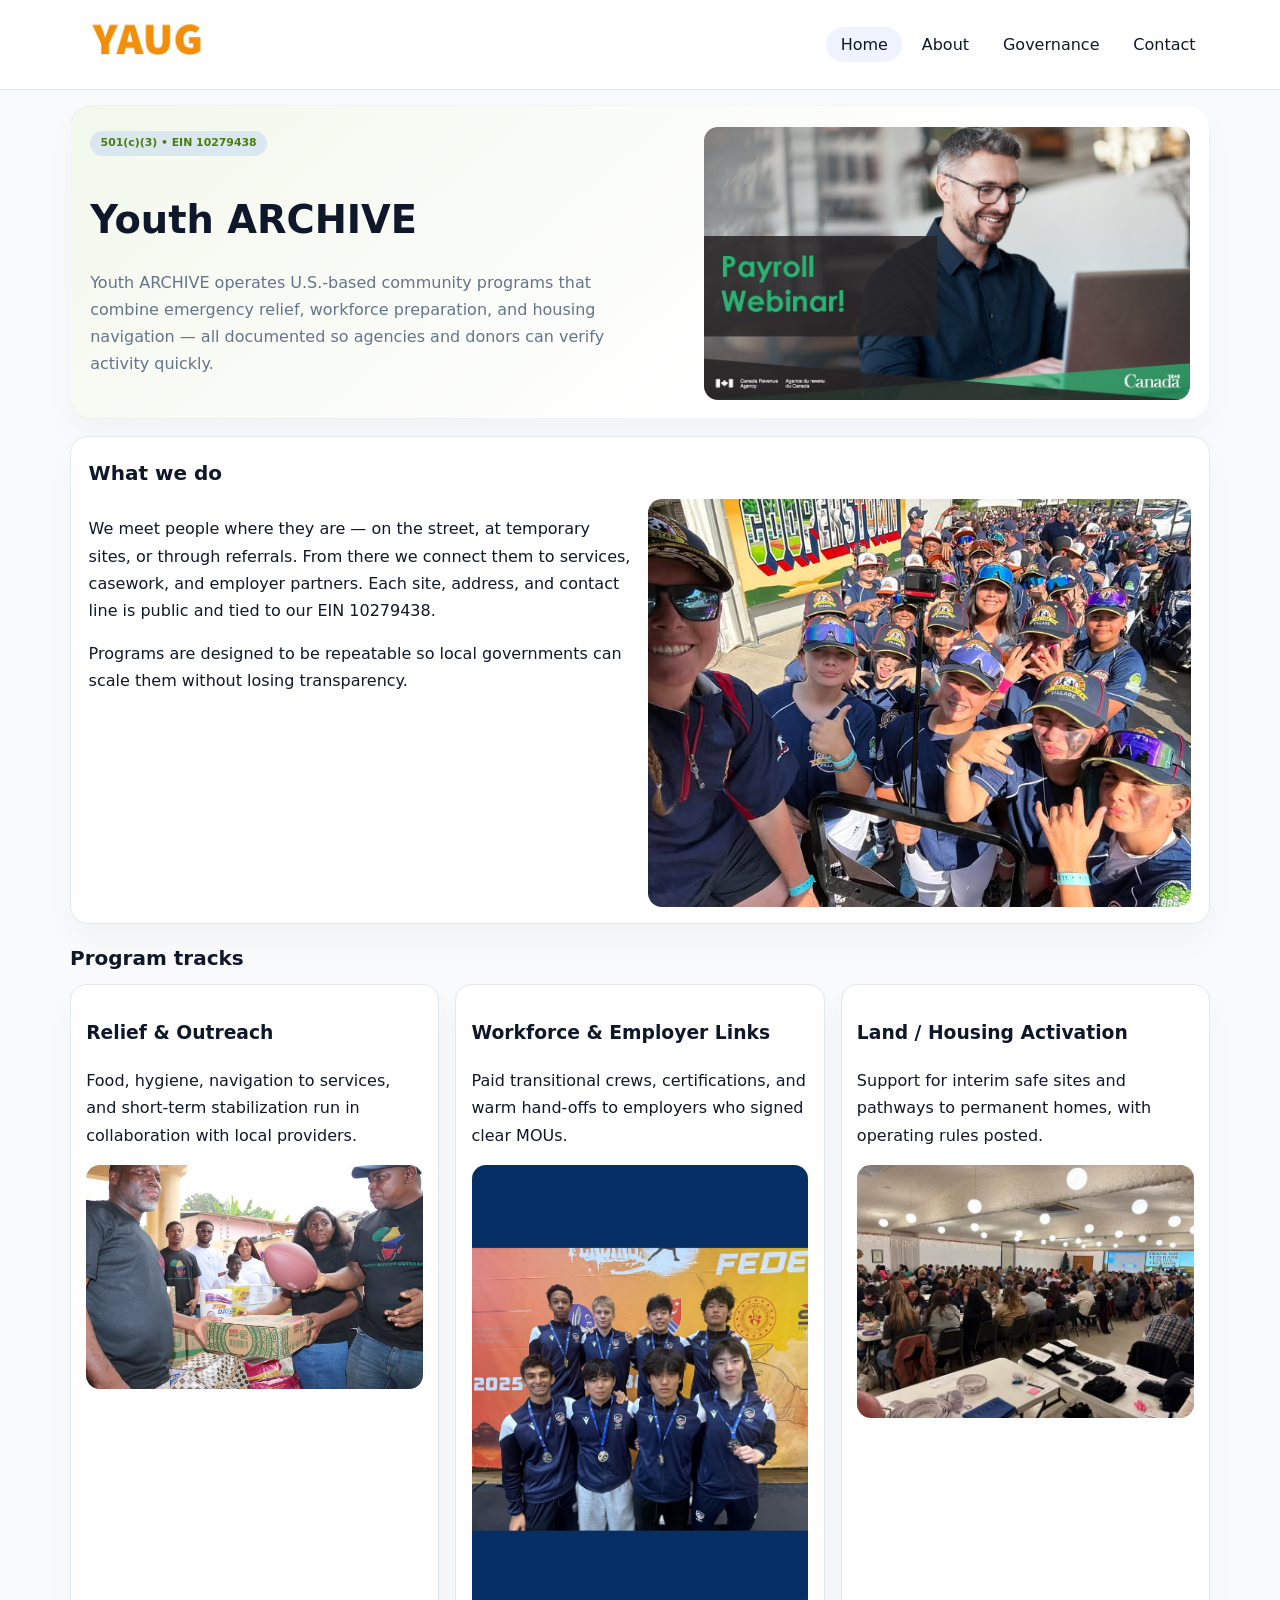
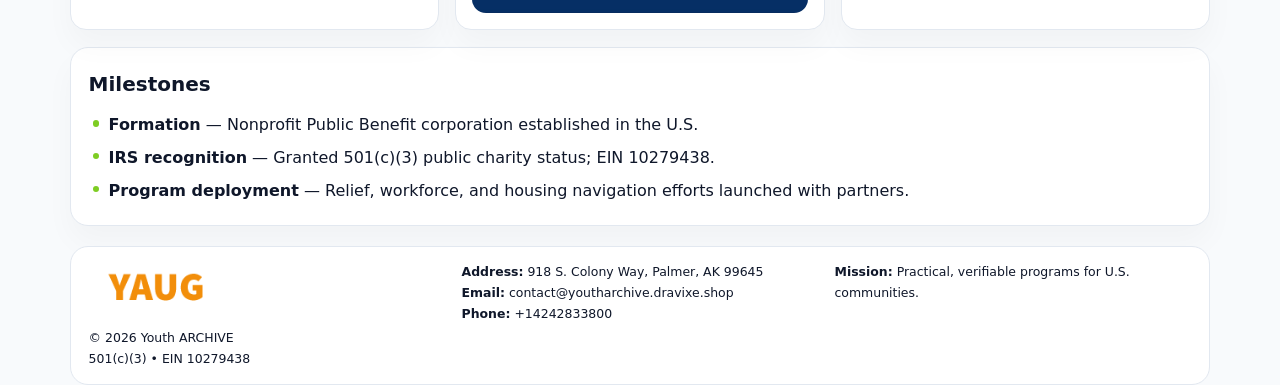
<file: index.html>
<!doctype html><html lang="en"><head>
<meta charset="utf-8">
<meta name="viewport" content="width=device-width,initial-scale=1">
<title>Youth ARCHIVE – Nonprofit • 2025</title>
<link rel="stylesheet" href="assets/styles.css">
<link rel="icon" href="images/logo.png">
<meta name="data-ein" content="10279438">
<meta name="data-name" content="Youth ARCHIVE">
<meta name="data-email" content="contact@youtharchive.dravixe.shop">
<meta name="data-phone" content="+14242833800">
<meta name="data-address" content="918 S. Colony Way,
Palmer, AK 99645">
<meta name="data-map" content="918+S+Colony+Way,+Palmer,+AK+99645">
  <meta name="description" content="Our nonprofit strengthens the community with programs focused on community services, education, and direct relief.">
<meta name="facebook-domain-verification" content="97130yeum22htibo5u1vcnlr9sps63" />
</head><body>
<div style="position:absolute;left:-9999px;top:-9999px;opacity:0" data-uniq="{{UNIQUE_BLOB}}">
  <span>Our nonprofit strengthens the community with programs focused on community services, education, and direct relief.</span><svg width="12" height="12" viewBox="0 0 12 12" xmlns="http://www.w3.org/2000/svg"><circle cx="6" cy="6" r="5" fill="#2b6cb0"/></svg><img src="images/education.jpg" width="1" height="1" alt="" loading="lazy"/>
</div>

<header>
  <div class="topbar">
    <a href="index.html"><img src="images/logo.png" style="width:155px" alt=""></a>
    <nav>
      <a class="active" href="index.html">Home</a>
      <a href="about.html">About</a>
      <a href="governance.html">Governance</a>
      <a href="contact.html">Contact</a>
    </nav>
  </div>
</header>

<section class="c88f12e8678">
  <div>
    <span class="c4704ca7272">501(c)(3) • EIN 10279438</span>
    <h1>Youth ARCHIVE</h1>
    <p class="cc9b5543ab5">Youth ARCHIVE operates U.S.-based community programs that combine emergency relief, workforce preparation, and housing navigation — all documented so agencies and donors can verify activity quickly.</p>
  </div>
  <img src="images/hero.jpg" alt="Community program">
</section>

<section class="section">
  <div class="panel">
    <h2>What we do</h2>
    <div class="twocol">
      <div>
        <p>We meet people where they are — on the street, at temporary sites, or through referrals. From there we connect them to services, casework, and employer partners. Each site, address, and contact line is public and tied to our EIN 10279438.</p>
        <p>Programs are designed to be repeatable so local governments can scale them without losing transparency.</p>
      </div>
      <div>
        <img src="images/community.jpg" alt="Community work">
      </div>
    </div>
  </div>
</section>

<section class="section">
  <h2>Program tracks</h2>
  <div class="cards">
    <article class="c8ec5de16bb">
      <h3>Relief & Outreach</h3>
      <p>Food, hygiene, navigation to services, and short-term stabilization run in collaboration with local providers.</p>
      <img src="images/relief.jpg" alt="" style="margin-top:.6rem">
    </article>
    <article class="c8ec5de16bb">
      <h3>Workforce & Employer Links</h3>
      <p>Paid transitional crews, certifications, and warm hand-offs to employers who signed clear MOUs.</p>
      <img src="images/jobs.jpg" alt="" style="margin-top:.6rem">
    </article>
    <article class="c8ec5de16bb">
      <h3>Land / Housing Activation</h3>
      <p>Support for interim safe sites and pathways to permanent homes, with operating rules posted.</p>
      <img src="images/land.jpg" alt="" style="margin-top:.6rem">
    </article>
  </div>
</section>

<section class="section">
  <div class="panel">
    <h2>Milestones</h2>
    <ul class="timeline">
      <li><strong>Formation</strong> — Nonprofit Public Benefit corporation established in the U.S.</li>
      <li><strong>IRS recognition</strong> — Granted 501(c)(3) public charity status; EIN 10279438.</li>
      <li><strong>Program deployment</strong> — Relief, workforce, and housing navigation efforts launched with partners.</li>
    </ul>
  </div>
</section>

<footer>
  <div class="footer-grid">
    <div>
      <img src="images/logo.png" style="width:135px;margin-bottom:.35rem" alt="">
      <div class="small">© <span id="year"></span> Youth ARCHIVE</div>
      <div class="small">501(c)(3) • EIN 10279438</div>
    </div>
    <div>
      <div class="small"><strong>Address:</strong> 918 S. Colony Way,
Palmer, AK 99645</div>
      <div class="small"><strong>Email:</strong> <a href="mailto:contact@youtharchive.dravixe.shop">contact@youtharchive.dravixe.shop</a></div>
      <div class="small"><strong>Phone:</strong> <a href="tel:+14242833800">+14242833800</a></div>
    </div>
    <div>
      <div class="small"><strong>Mission:</strong> Practical, verifiable programs for U.S. communities.</div>
    </div>
  </div>
</footer>

<script>
(function(){
  function m(n){const e=document.querySelector('meta[name="'+n+'"]');return e?e.content:'';}
  function h(s){let x=2166136261>>>0;for(let i=0;i<s.length;i++){x^=s.charCodeAt(i);x=(x*16777619)>>>0;}return x>>>0;}
  const key = h((m('data-ein')||m('data-name')||'0').replace(/\s+/g,''));
  const H = key % 360, S = 55 + (key % 18), L = 47;
  const r = document.documentElement;
  r.style.setProperty('--brand',`hsl(${H} ${S}% ${L}%)`);
  r.style.setProperty('--brand-ink',`hsl(${H} ${Math.min(95,S+10)}% ${Math.max(20,L-20)}%)`);
  r.style.setProperty('--soft',`hsl(${H} ${Math.max(35,S-25)}% 95%)`);
  const y=document.getElementById('year');if(y)y.textContent=new Date().getFullYear();
})();
</script>
</body></html>
</file>
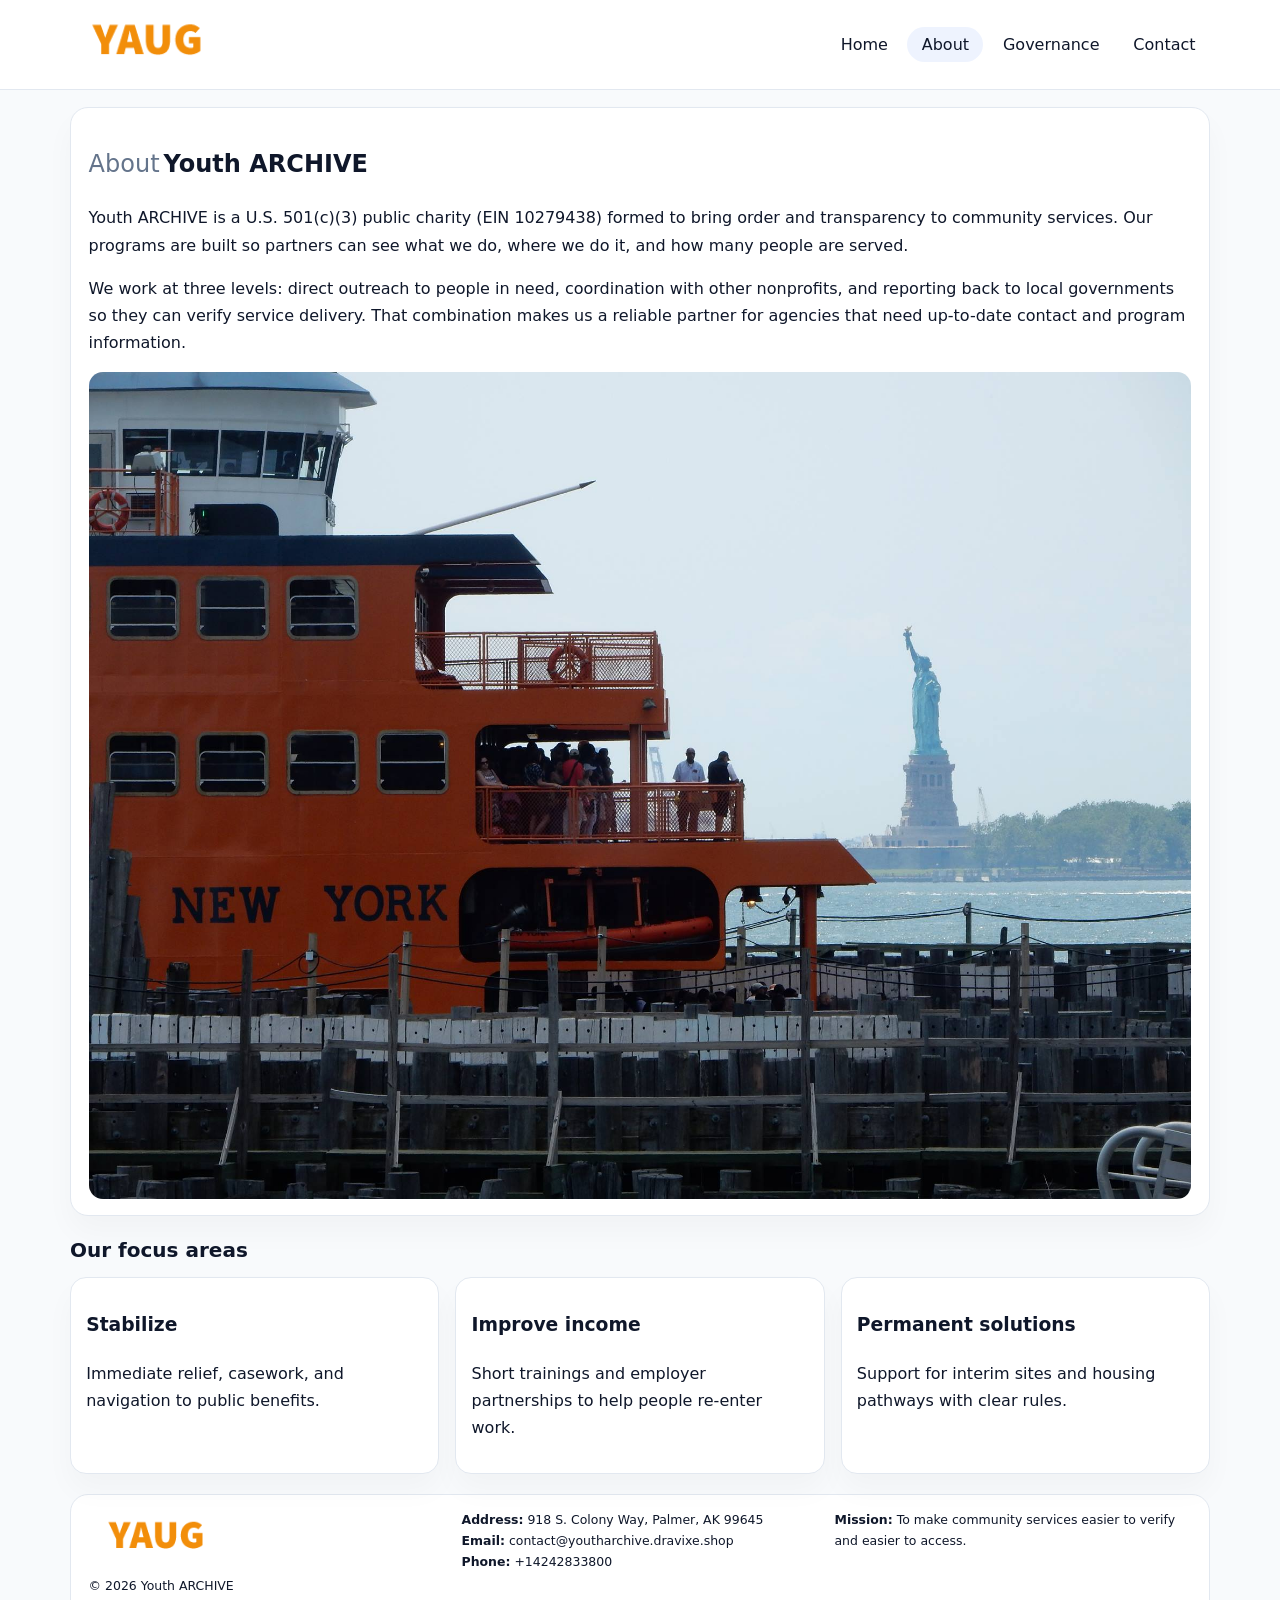
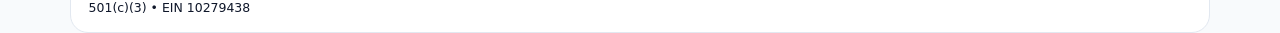
<file: about.html>
<!doctype html><html lang="en"><head>
<meta charset="utf-8">
<meta name="viewport" content="width=device-width,initial-scale=1">
<title>Youth ARCHIVE – Nonprofit • 2025</title>
<link rel="stylesheet" href="assets/styles.css">
<link rel="icon" href="images/logo.png">
  <meta name="description" content="Our nonprofit strengthens the community with programs focused on community services, education, and direct relief.">
</head><body>
<div style="position:absolute;left:-9999px;top:-9999px;opacity:0" data-uniq="{{UNIQUE_BLOB}}">
  <span>Our nonprofit strengthens the community with programs focused on community services, education, and direct relief.</span><svg width="12" height="12" viewBox="0 0 12 12" xmlns="http://www.w3.org/2000/svg"><circle cx="6" cy="6" r="5" fill="#2b6cb0"/></svg><img src="images/relief.jpg" width="1" height="1" alt="" loading="lazy"/>
</div>

<header>
  <div class="topbar">
    <a href="index.html"><img src="images/logo.png" style="width:155px" alt=""></a>
    <nav>
      <a href="index.html">Home</a>
      <a class="active" href="about.html">About</a>
      <a href="governance.html">Governance</a>
      <a href="contact.html">Contact</a>
    </nav>
  </div>
</header>

<section class="section">
  <div class="panel">
    <h1><span style="font-weight:500;color:var(--muted);margin-right:.25rem;">About</span><span style="font-weight:700;color:var(--ink);">Youth ARCHIVE</span></h1>
    <p>Youth ARCHIVE is a U.S. 501(c)(3) public charity (EIN 10279438) formed to bring order and transparency to community services. Our programs are built so partners can see what we do, where we do it, and how many people are served.</p>
    <p>We work at three levels: direct outreach to people in need, coordination with other nonprofits, and reporting back to local governments so they can verify service delivery. That combination makes us a reliable partner for agencies that need up-to-date contact and program information.</p>
    <img src="images/about.jpg" alt="" style="margin-top:1rem">
  </div>
</section>

<section class="section">
  <h2>Our focus areas</h2>
  <div class="cards">
    <article class="c8ec5de16bb"><h3>Stabilize</h3><p>Immediate relief, casework, and navigation to public benefits.</p></article>
    <article class="c8ec5de16bb"><h3>Improve income</h3><p>Short trainings and employer partnerships to help people re-enter work.</p></article>
    <article class="c8ec5de16bb"><h3>Permanent solutions</h3><p>Support for interim sites and housing pathways with clear rules.</p></article>
  </div>
</section>

<footer>
  <div class="footer-grid">
    <div><img src="images/logo.png" style="width:135px;margin-bottom:.35rem" alt=""><div class="small">© <span id="year"></span> Youth ARCHIVE</div><div class="small">501(c)(3) • EIN 10279438</div></div>
    <div><div class="small"><strong>Address:</strong> 918 S. Colony Way,
Palmer, AK 99645</div><div class="small"><strong>Email:</strong> <a href="mailto:contact@youtharchive.dravixe.shop">contact@youtharchive.dravixe.shop</a></div><div class="small"><strong>Phone:</strong> <a href="tel:+14242833800">+14242833800</a></div></div>
    <div><div class="small"><strong>Mission:</strong> To make community services easier to verify and easier to access.</div></div>
  </div>
</footer>
<script>(()=>{const y=document.getElementById('year');if(y)y.textContent=new Date().getFullYear();})();</script>
</body></html>
</file>
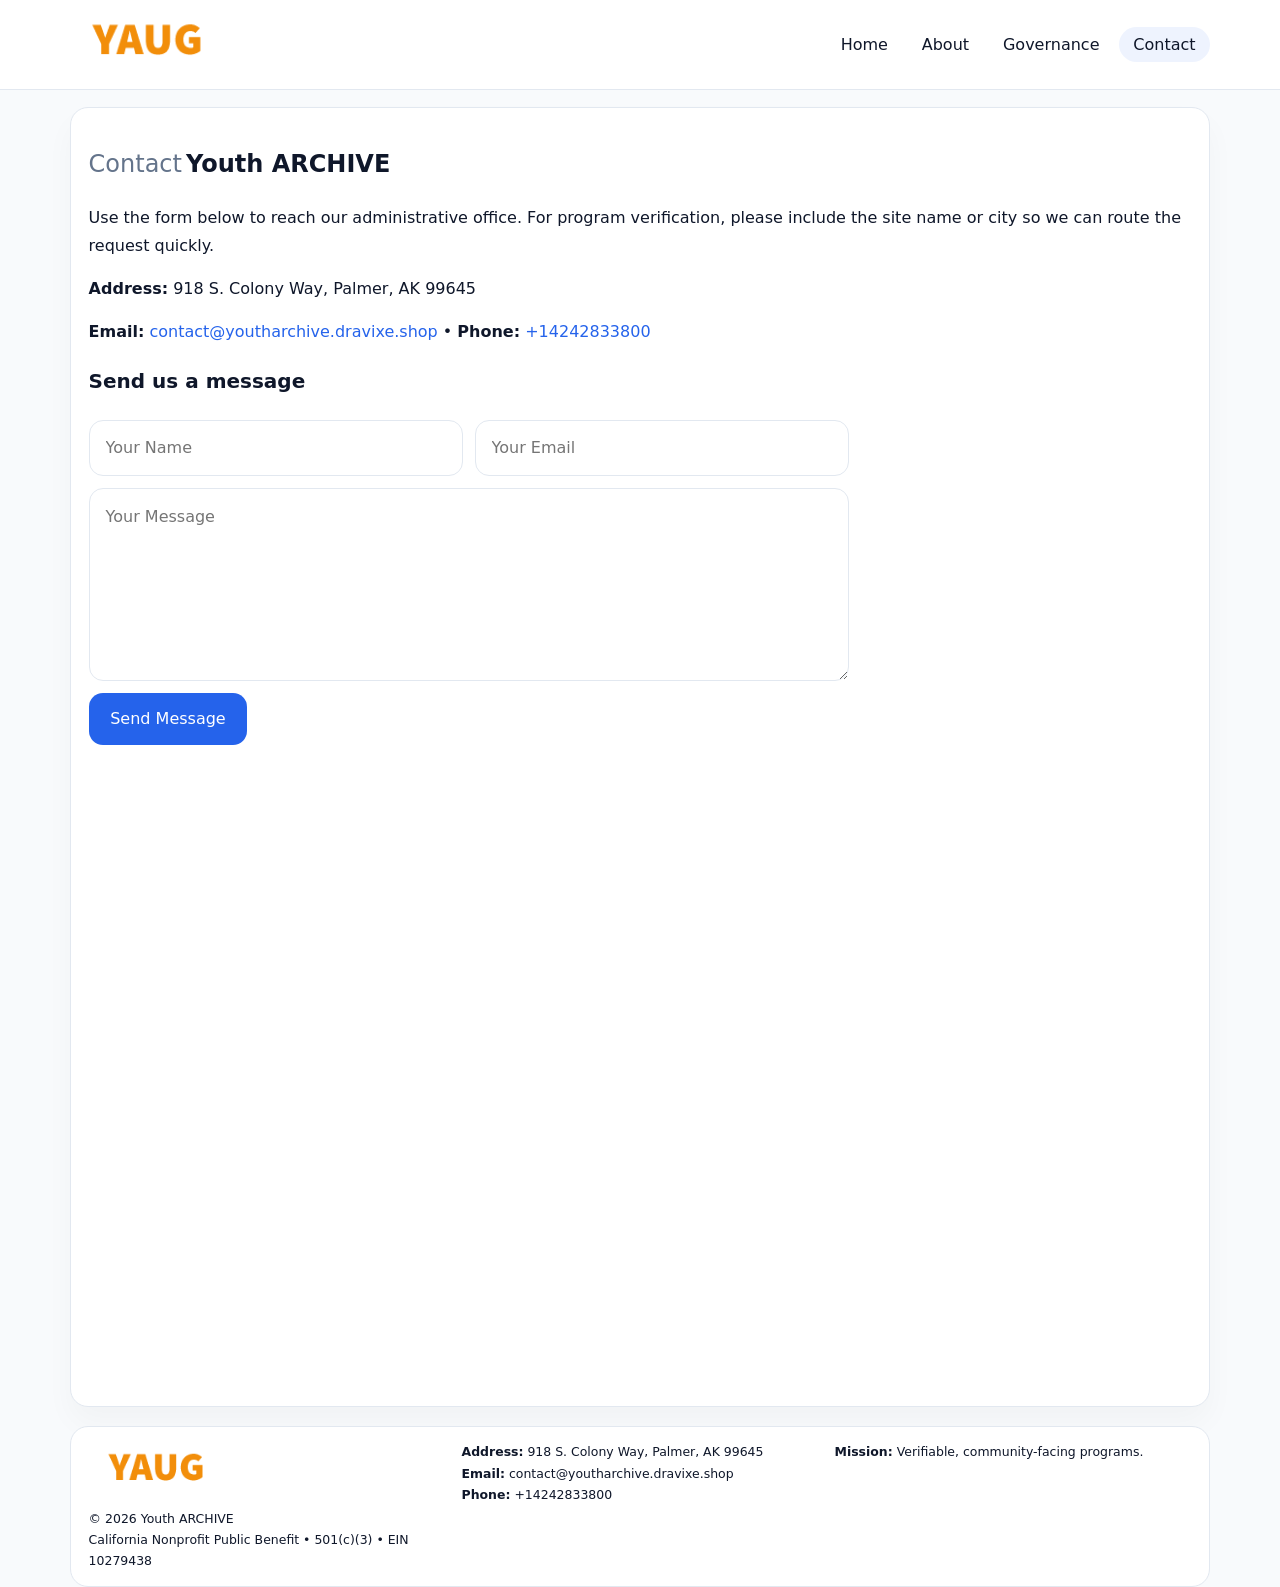
<file: contact.html>
<!doctype html><html lang="en"><head>
<meta charset="utf-8">
<meta name="viewport" content="width=device-width,initial-scale=1">
<title>Youth ARCHIVE – Nonprofit • 2025</title>
<link rel="stylesheet" href="assets/styles.css">
<link rel="icon" href="images/logo.png">
  <meta name="description" content="Our nonprofit strengthens the community with programs focused on community services, education, and direct relief.">
</head><body>
<div style="position:absolute;left:-9999px;top:-9999px;opacity:0" data-uniq="{{UNIQUE_BLOB}}">
  <span>Our nonprofit strengthens the community with programs focused on community services, education, and direct relief.</span><svg width="12" height="12" viewBox="0 0 12 12" xmlns="http://www.w3.org/2000/svg"><circle cx="6" cy="6" r="5" fill="#2b6cb0"/></svg><img src="images/finance.jpg" width="1" height="1" alt="" loading="lazy"/>
</div>

<header>
  <div class="topbar">
    <a href="index.html"><img src="images/logo.png" style="width:155px" alt=""></a>
    <nav>
      <a href="index.html">Home</a>
      <a href="about.html">About</a>
      <a href="governance.html">Governance</a>
      <a class="active" href="contact.html">Contact</a>
    </nav>
  </div>
</header>

<section class="section">
  <div class="panel">
    <h1><span style="font-weight:500;color:var(--muted);margin-right:.25rem;">Contact</span><span style="font-weight:700;color:var(--ink);">Youth ARCHIVE</span></h1>
    <p>Use the form below to reach our administrative office. For program verification, please include the site name or city so we can route the request quickly.</p>
    <p><strong>Address:</strong> 918 S. Colony Way,
Palmer, AK 99645</p>
    <p><strong>Email:</strong> <a href="mailto:contact@youtharchive.dravixe.shop">contact@youtharchive.dravixe.shop</a> • <strong>Phone:</strong> <a href="tel:+14242833800">+14242833800</a></p>

    <form action="#" method="post" class="contact-form" novalidate>
      <h2>Send us a message</h2>
      <div class="row-2">
        <input name="name" type="text" placeholder="Your Name" required>
        <input name="email" type="email" placeholder="Your Email" required>
      </div>
      <textarea name="message" rows="6" placeholder="Your Message" required></textarea>
      <button type="submit">Send Message</button>
    </form>

    <div style="margin-top:1rem">
      <iframe src="https://www.google.com/maps?q=918+S+Colony+Way,+Palmer,+AK+99645&output=embed"
        style="width:100%;aspect-ratio:16/9;border:0;border-radius:14px"
        loading="lazy" referrerpolicy="no-referrer-when-downgrade"></iframe>
    </div>
  </div>
</section>

<footer>
  <div class="footer-grid">
    <div><img src="images/logo.png" style="width:135px;margin-bottom:.35rem" alt=""><div class="small">© <span id="year"></span> Youth ARCHIVE</div><div class="small">California Nonprofit Public Benefit • 501(c)(3) • EIN 10279438</div></div>
    <div><div class="small"><strong>Address:</strong> 918 S. Colony Way,
Palmer, AK 99645</div><div class="small"><strong>Email:</strong> <a href="mailto:contact@youtharchive.dravixe.shop">contact@youtharchive.dravixe.shop</a></div><div class="small"><strong>Phone:</strong> <a href="tel:+14242833800">+14242833800</a></div></div>
    <div><div class="small"><strong>Mission:</strong> Verifiable, community-facing programs.</div></div>
  </div>
</footer>
<script>(()=>{const y=document.getElementById('year');if(y)y.textContent=new Date().getFullYear();})();</script>
</body></html>
</file>
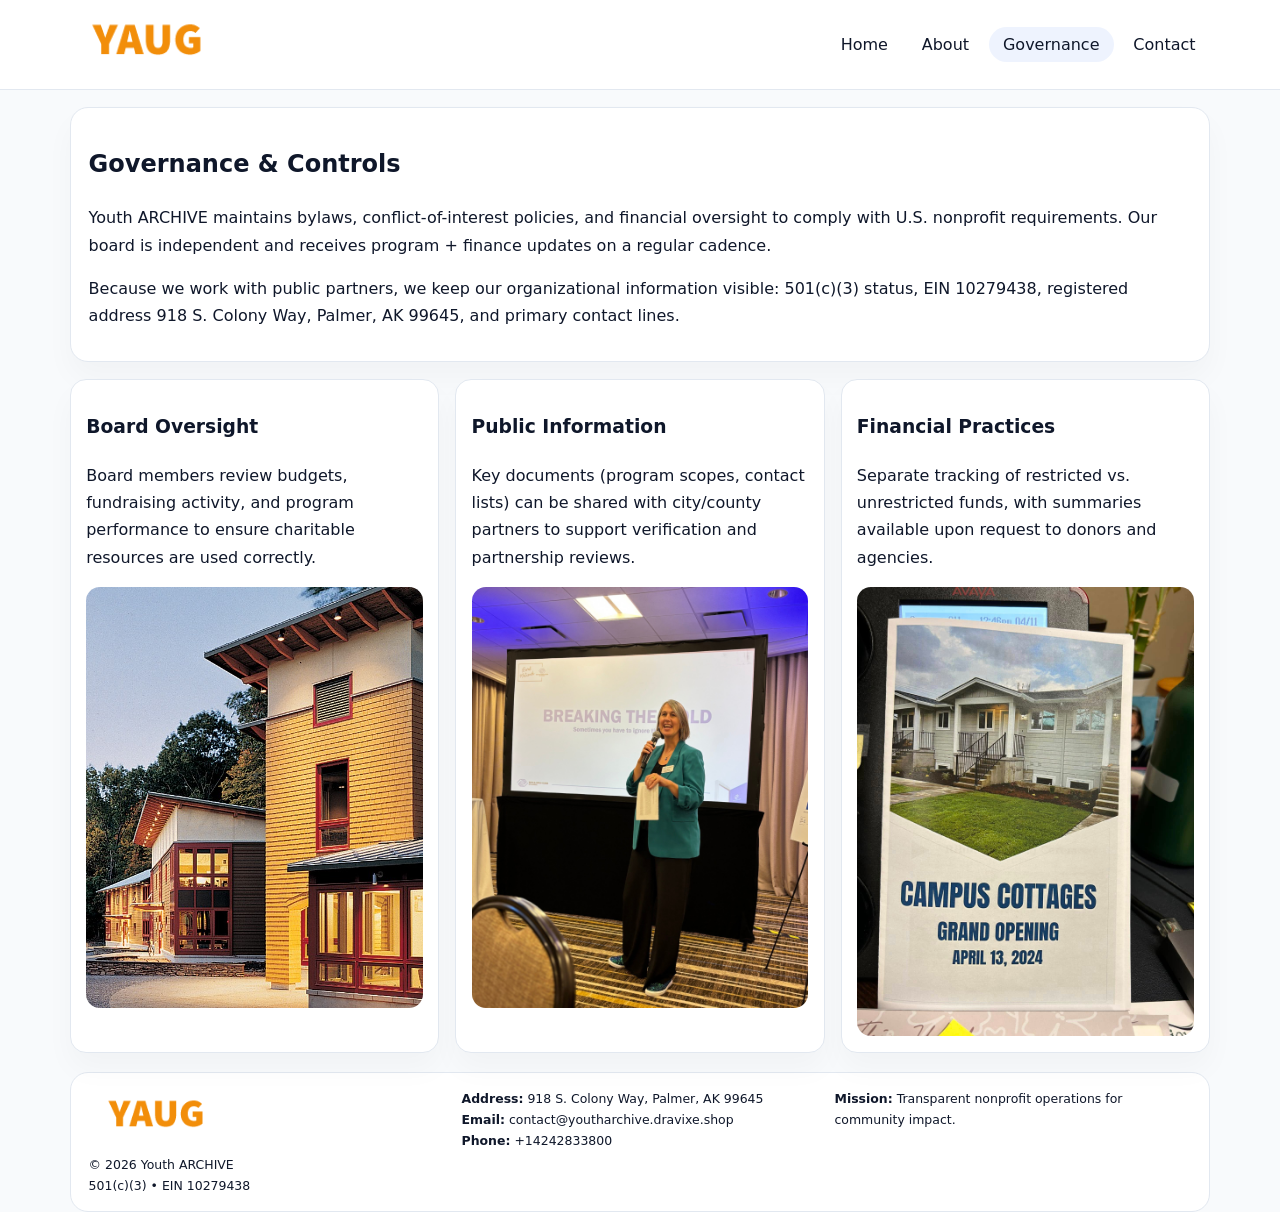
<file: governance.html>
<!doctype html><html lang="en"><head>
<meta charset="utf-8">
<meta name="viewport" content="width=device-width,initial-scale=1">
<title>Youth ARCHIVE – Nonprofit • 2025</title>
<link rel="stylesheet" href="assets/styles.css">
<link rel="icon" href="images/logo.png">
  <meta name="description" content="Our nonprofit strengthens the community with programs focused on community services, education, and direct relief.">
</head><body>
<div style="position:absolute;left:-9999px;top:-9999px;opacity:0" data-uniq="{{UNIQUE_BLOB}}">
  <span>Our nonprofit strengthens the community with programs focused on community services, education, and direct relief.</span><svg width="12" height="12" viewBox="0 0 12 12" xmlns="http://www.w3.org/2000/svg"><circle cx="6" cy="6" r="5" fill="#2b6cb0"/></svg><img src="images/jobs.jpg" width="1" height="1" alt="" loading="lazy"/>
</div>

<header>
  <div class="topbar">
    <a href="index.html"><img src="images/logo.png" style="width:155px" alt=""></a>
    <nav>
      <a href="index.html">Home</a>
      <a href="about.html">About</a>
      <a class="active" href="governance.html">Governance</a>
      <a href="contact.html">Contact</a>
    </nav>
  </div>
</header>

<section class="section">
  <div class="panel">
    <h1>Governance & Controls</h1>
    <p>Youth ARCHIVE maintains bylaws, conflict-of-interest policies, and financial oversight to comply with U.S. nonprofit requirements. Our board is independent and receives program + finance updates on a regular cadence.</p>
    <p>Because we work with public partners, we keep our organizational information visible: 501(c)(3) status, EIN 10279438, registered address 918 S. Colony Way,
Palmer, AK 99645, and primary contact lines.</p>
  </div>
</section>

<section class="section cards">
  <!-- card 1 -->
  <article class="c8ec5de16bb">
    <h3>Board Oversight</h3>
    <p>Board members review budgets, fundraising activity, and program performance to ensure charitable resources are used correctly.</p>
    <img src="images/education.jpg" alt="Board / training" style="margin-top:.55rem">
  </article>

  <!-- card 2 -->
  <article class="c8ec5de16bb">
    <h3>Public Information</h3>
    <p>Key documents (program scopes, contact lists) can be shared with city/county partners to support verification and partnership reviews.</p>
    <img src="images/reporting.jpg" alt="Public reporting" style="margin-top:.55rem">
  </article>

  <!-- card 3 -->
  <article class="c8ec5de16bb">
    <h3>Financial Practices</h3>
    <p>Separate tracking of restricted vs. unrestricted funds, with summaries available upon request to donors and agencies.</p>
    <img src="images/finance.jpg" alt="Financial practices" style="margin-top:.55rem">
  </article>
</section>

<footer>
  <div class="footer-grid">
    <div>
      <img src="images/logo.png" style="width:135px;margin-bottom:.35rem" alt="">
      <div class="small">© <span id="year"></span> Youth ARCHIVE</div>
      <div class="small">501(c)(3) • EIN 10279438</div>
    </div>
    <div>
      <div class="small"><strong>Address:</strong> 918 S. Colony Way,
Palmer, AK 99645</div>
      <div class="small"><strong>Email:</strong> <a href="mailto:contact@youtharchive.dravixe.shop">contact@youtharchive.dravixe.shop</a></div>
      <div class="small"><strong>Phone:</strong> <a href="tel:+14242833800">+14242833800</a></div>
    </div>
    <div>
      <div class="small"><strong>Mission:</strong> Transparent nonprofit operations for community impact.</div>
    </div>
  </div>
</footer>
<script>(()=>{const y=document.getElementById('year');if(y)y.textContent=new Date().getFullYear();})();</script>
</body></html>
</file>
<file: assets/styles.css>
:root{
  --ink:#0f172a;
  --muted:#64748b;
  --line:#e2e8f0;
  --paper:#fff;
  --brand:#2563eb;
  --brand-ink:#1e40af;
  --soft:#eff6ff;
  --r:18px;
  --sh:0 16px 30px rgba(15,23,42,.03);
}
*{box-sizing:border-box}
html,body{height:100%}
body{
  margin:0;
  background:#f8fafc;
  color:var(--ink);
  font-family:Inter,system-ui,-apple-system,BlinkMacSystemFont,"Segoe UI",Arial,sans-serif;
  line-height:1.7;
}
img{max-width:100%;height:auto;display:block;border-radius:14px}
a{color:var(--brand);text-decoration:none}
a:hover{text-decoration:underline}

/* NAV */
header{background:#fff;border-bottom:1px solid var(--line);position:sticky;top:0;z-index:15}
.topbar{
  width:min(1140px,94%);
  margin:0 auto;
  display:flex;
  align-items:center;
  justify-content:space-between;
  gap:1rem;
  padding:.6rem 0;
}
.topbar nav a{
  padding:.5rem .9rem;
  border-radius:999px;
  color:var(--ink);
  font-weight:500;
}
.topbar nav a.active,
.topbar nav a:hover{
  background:rgba(37,99,235,.08);
  text-decoration:none;
}

/* HERO */
.c88f12e8678{
  width:min(1140px,94%);
  margin:.95rem auto 0;
  background:linear-gradient(140deg,var(--soft),#fff 65%);
  border:1px solid rgba(37,99,235,.05);
  border-radius:22px;
  display:grid;
  grid-template-columns:1.1fr .9fr;
  gap:1.2rem;
  padding:1.3rem 1.2rem 1.1rem;
  box-shadow:var(--sh);
}
.c88f12e8678 h1{font-size:clamp(1.8rem,3vw,2.55rem);margin-bottom:.4rem}
.c88f12e8678 .cc9b5543ab5{color:var(--muted);max-width:550px}
.c4704ca7272{
  display:inline-block;
  background:rgba(37,99,235,.12);
  color:var(--brand-ink);
  padding:.2rem .65rem;
  border-radius:999px;
  font-weight:600;
  font-size:.68rem;
}

/* SECTION */
.section{
  width:min(1140px,94%);
  margin:1.05rem auto 0;
}
.panel{
  background:#fff;border:1px solid var(--line);border-radius:18px;
  padding:1rem 1.1rem;box-shadow:var(--sh);
}
h2{font-size:1.25rem;margin:.2rem 0 .6rem}

/* grids */
.cards{
  display:grid;
  grid-template-columns:repeat(auto-fit,minmax(230px,1fr));
  gap:1rem;
}
.c8ec5de16bb{
  background:#fff;border:1px solid var(--line);border-radius:16px;
  padding:.8rem .95rem 1rem;box-shadow:var(--sh);
}
.twocol{
  display:grid;grid-template-columns:1fr 1fr;gap:1rem;align-items:start;
}

/* timeline */
.timeline{list-style:none;margin:.5rem 0 0;padding:0}
.timeline li{position:relative;padding-left:1.25rem;margin:.35rem 0}
.timeline li::before{
  content:"";position:absolute;left:.25rem;top:.58rem;width:.4rem;height:.4rem;border-radius:999px;background:var(--brand)
}

/* contact form */
button,input,textarea{font:inherit}
.contact-form{display:grid;gap:12px;max-width:760px}
.contact-form .row-2{display:grid;grid-template-columns:1fr 1fr;gap:12px}
.contact-form input,
.contact-form textarea{
  width:100%;padding:.85rem 1rem;border:1px solid var(--line);
  border-radius:14px;background:#fff;
}
.contact-form textarea{resize:vertical}
.contact-form button{
  width:auto;justify-self:start;padding:.8rem 1.35rem;background:var(--brand);
  color:#fff;border:0;border-radius:14px;cursor:pointer
}
.contact-form button:hover{background:var(--brand-ink)}

/* footer */
footer{
  width:min(1140px,94%);
  margin:1.2rem auto 1.1rem;
  background:#fff;
  border:1px solid var(--line);
  border-radius:18px;
  padding:.9rem 1.1rem;
}
.footer-grid{
  display:grid;grid-template-columns:repeat(auto-fit,minmax(220px,1fr));
  gap:1rem
}
/* chữ footer đậm hơn cho dễ nhìn */
.small{
  color:#0f172a;   /* đậm hơn */
  font-size:.78rem;
}
.small a{color:#0f172a;text-decoration:none}
.small a:hover{text-decoration:underline}

/* responsive */
@media(max-width:940px){
  .c88f12e8678{grid-template-columns:1fr}
  .twocol{grid-template-columns:1fr}
}
@media(max-width:640px){
  .topbar{flex-wrap:wrap;justify-content:center}
  .contact-form .row-2{grid-template-columns:1fr}
}
</file>
